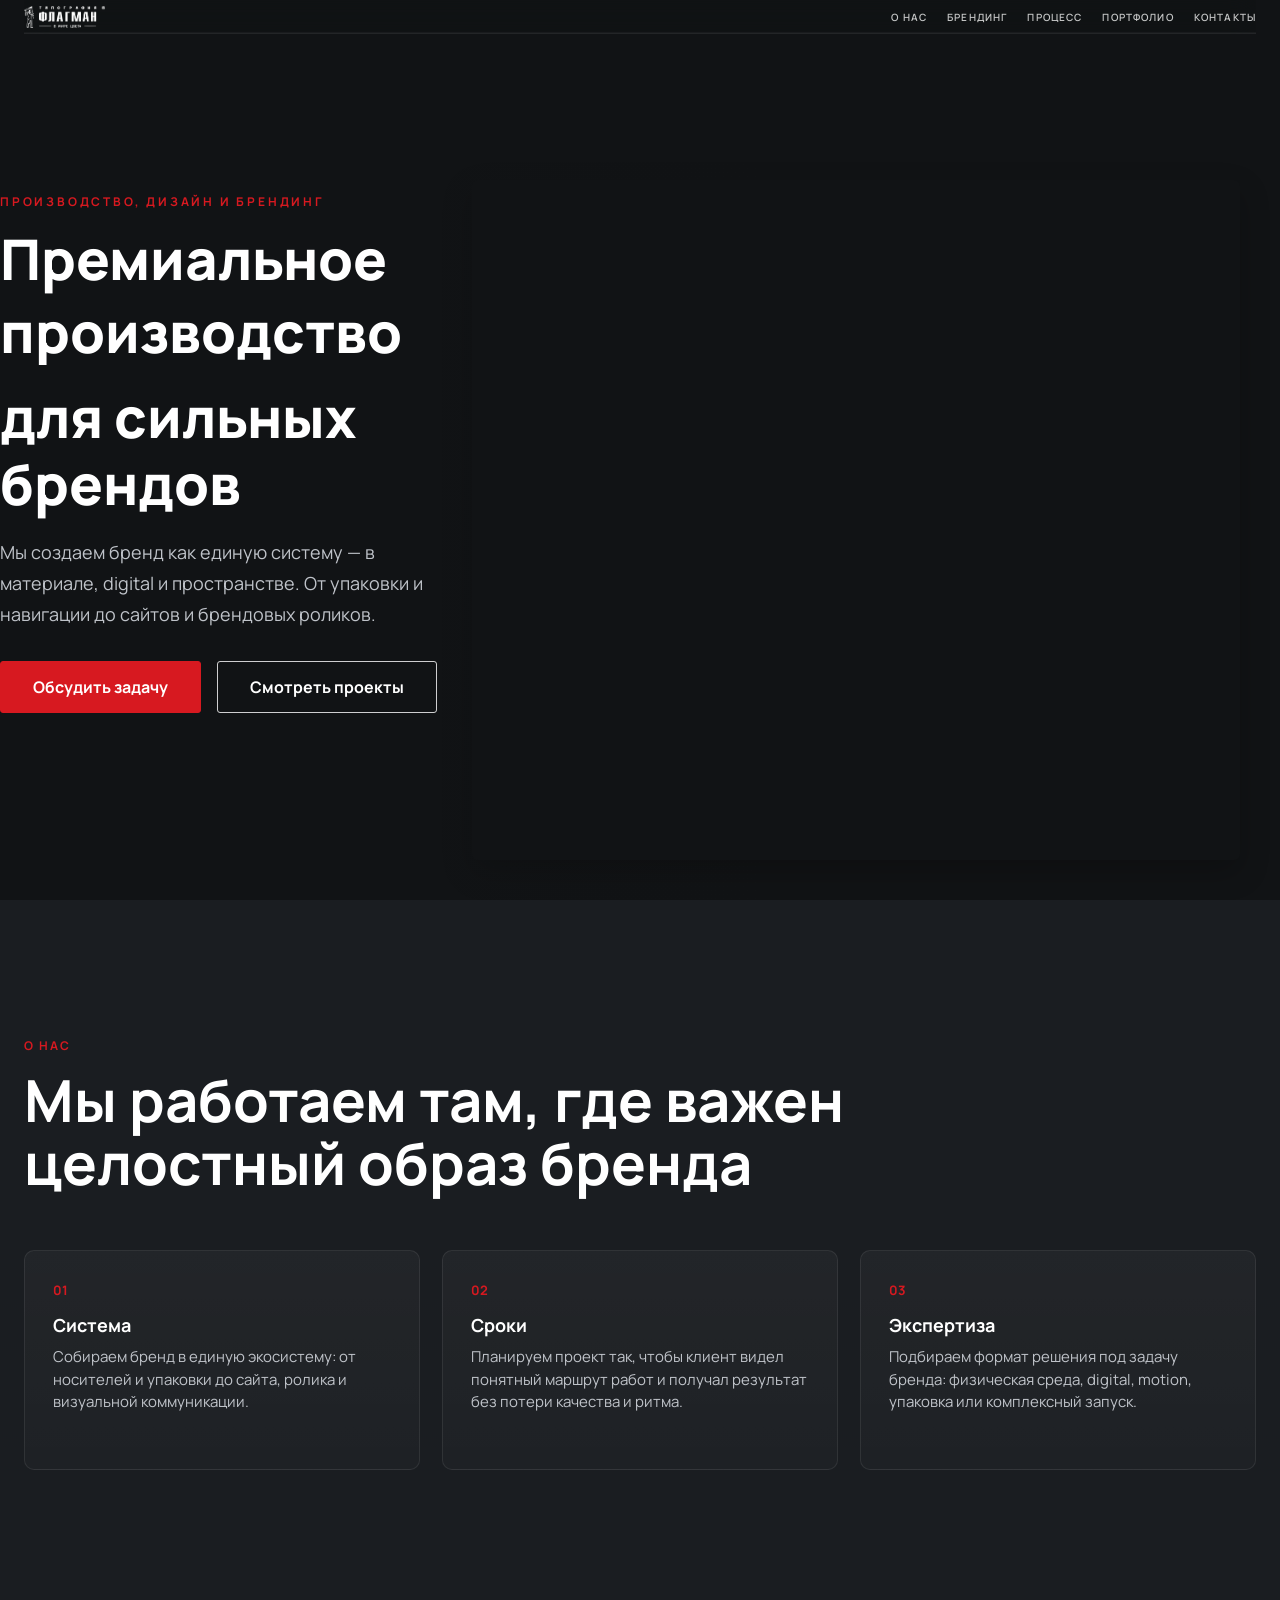
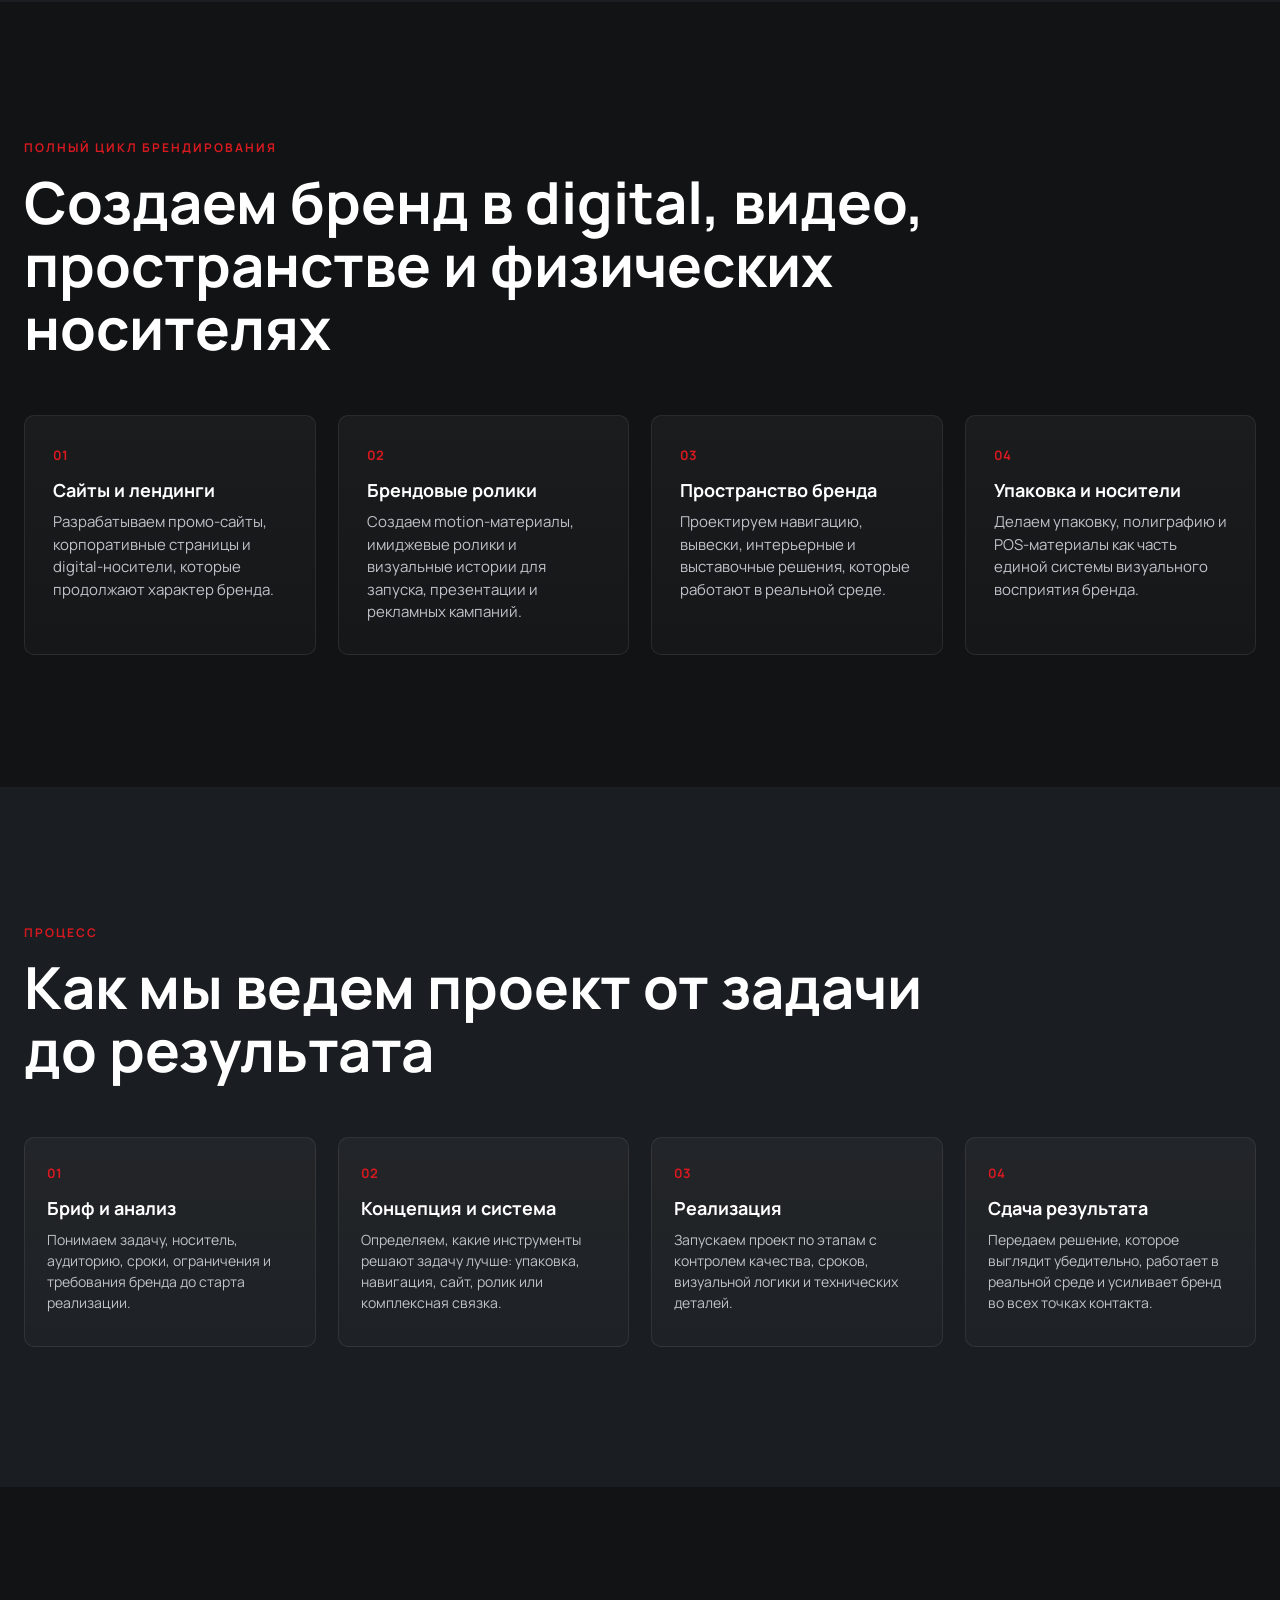
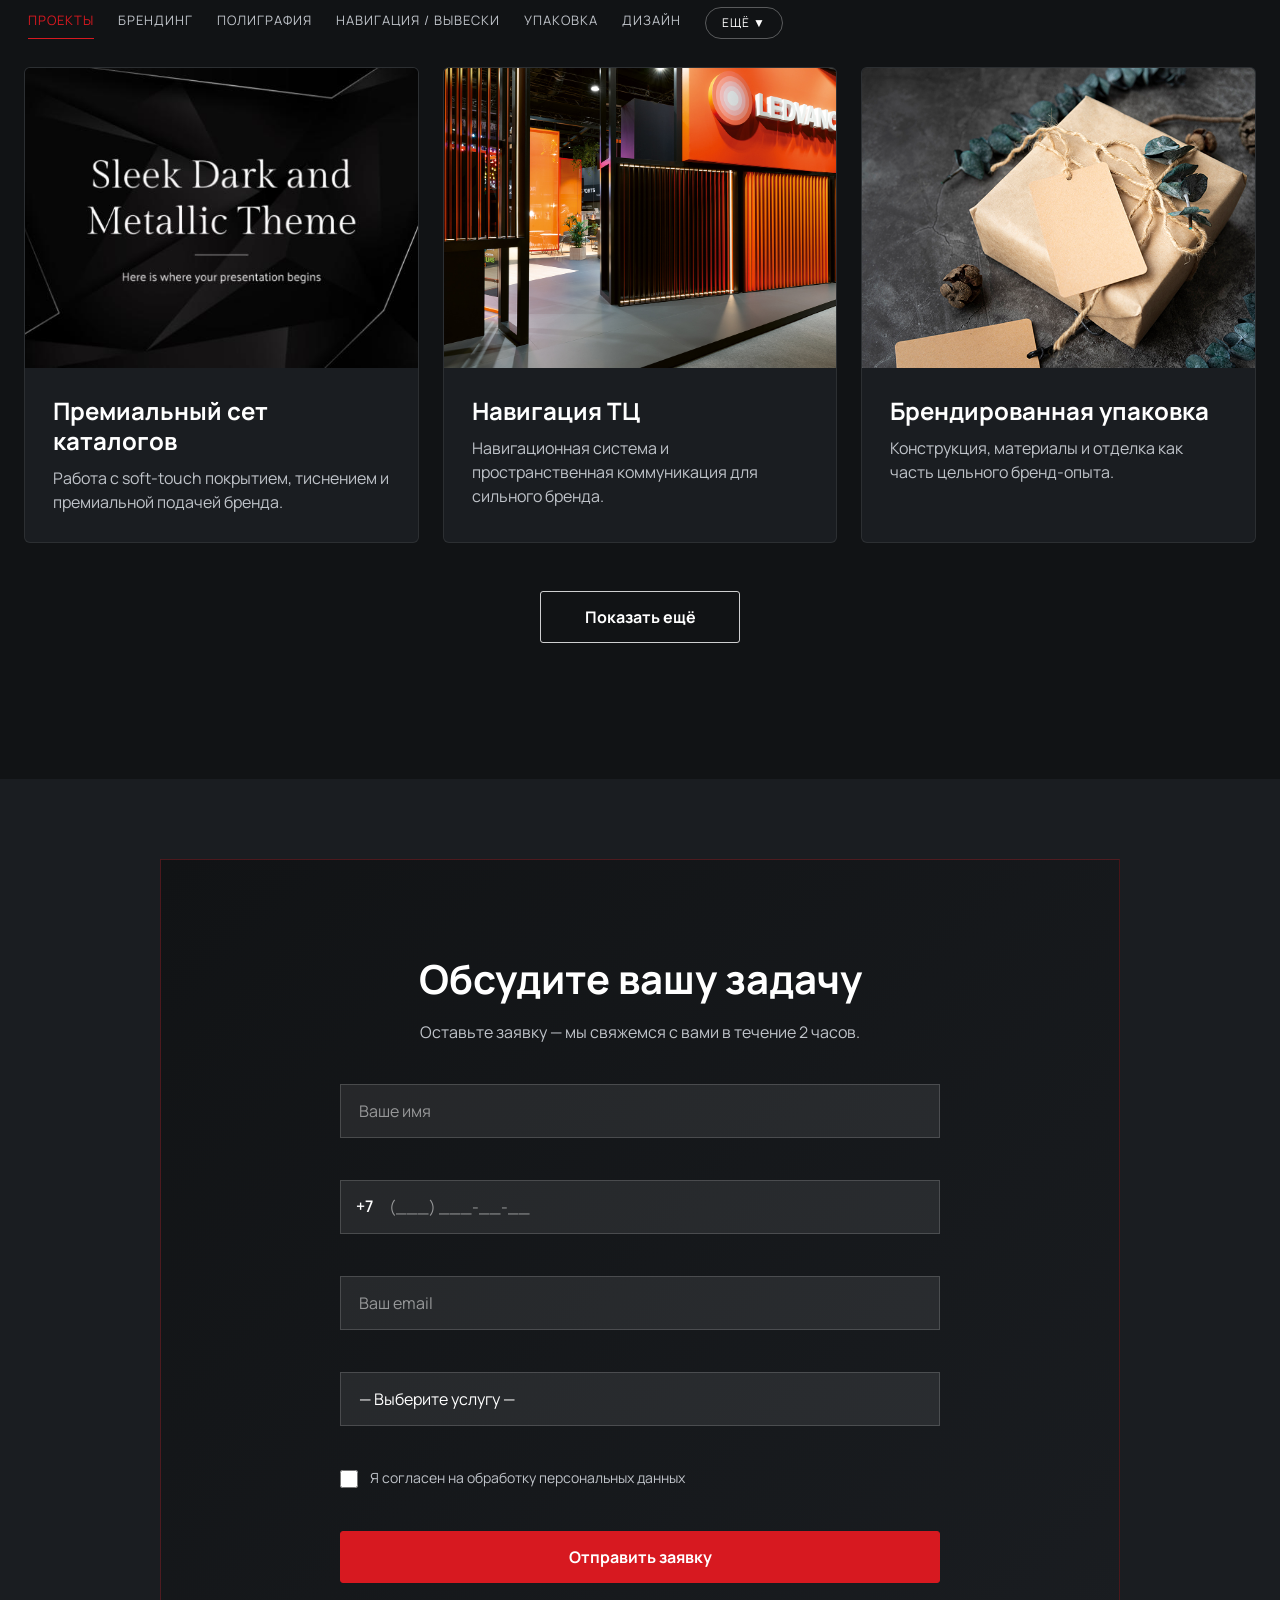
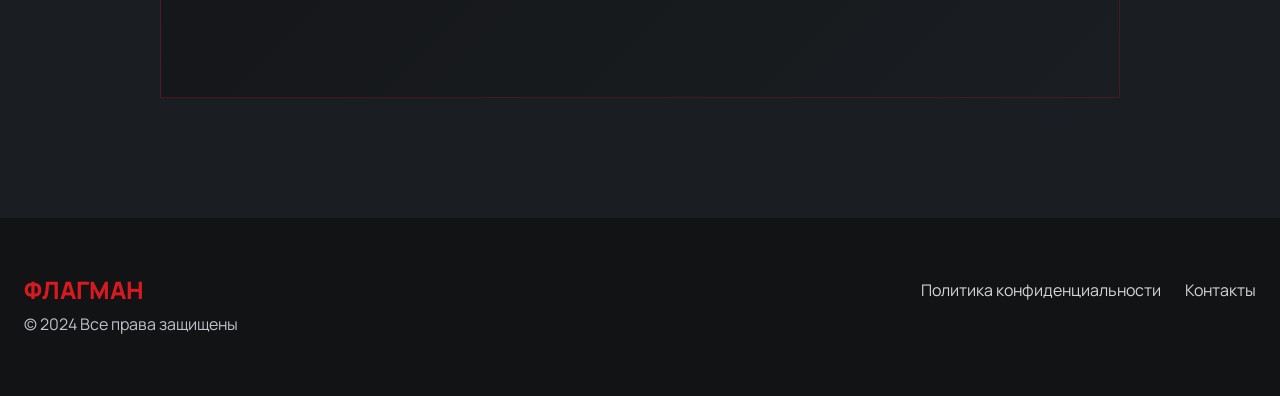
<file: index.html>
<!DOCTYPE html>
<html lang="ru">
<head>
    <meta charset="UTF-8">
    <meta name="viewport" content="width=device-width, initial-scale=1.0">
    <title>Флагман | Производство, дизайн и брендинг</title>
    <meta name="description" content="Флагман — производство, дизайн и полный цикл брендирования: полиграфия, упаковка, навигация, сайты и брендовые ролики.">

    <!-- Open Graph -->
    <meta property="og:title" content="Флагман | Производство, дизайн и брендинг">
    <meta property="og:description" content="Полный цикл брендирования: упаковка, полиграфия, навигация, сайты и брендовые ролики для сильных брендов.">
    <meta property="og:image" content="https://твойсайт.ru/images/og-main.jpg">
    <meta property="og:url" content="https://твойсайт.ru">
    <meta property="og:type" content="website">

    <link rel="icon" href="data:image/svg+xml,<svg xmlns='http://www.w3.org/2000/svg' viewBox='0 0 100 100'><text y='.9em' font-size='90'>🏭</text></svg>">
    <link rel="preconnect" href="https://fonts.googleapis.com">
    <link rel="preconnect" href="https://fonts.gstatic.com" crossorigin>
    <link href="https://fonts.googleapis.com/css2?family=Inter:wght@400;600;700&family=Manrope:wght@600;700;800&display=swap" rel="stylesheet">
    <link rel="stylesheet" href="style.css">
    <script src="script.js" defer></script>
</head>
<body class="home-page">
    <a class="skip-link" href="#main-content">Перейти к основному содержимому</a>

    <header class="site-header">
        <div class="top-nav">
            <div class="container">
                <nav class="nav-links" aria-label="Основная навигация">
                    <a href="#about">О нас</a>
                    <a href="#branding">Брендинг</a>
                    <a href="#process">Процесс</a>
                    <a href="#portfolio">Портфолио</a>
                    <a href="#contact">Контакты</a>
                </nav>
            </div>
        </div>

        <div class="logo-container">
            <div class="container">
                <a href="index.html" class="logo" aria-label="Флагман — перейти на главную страницу">
                    <img src="images/Флагман.png" alt="Логотип Флагман">
                </a>
            </div>
        </div>
    </header>

    <main id="main-content">
        <!-- ========== HERO ========== -->
        <section class="hero" aria-labelledby="hero-title">
            <div class="hero-gradient" aria-hidden="true"></div>

            <div class="hero-video" aria-hidden="true">
                <video autoplay muted loop playsinline preload="metadata" id="hero-video">
                    <source src="video/hero-print.mp4" type="video/mp4">
                </video>
            </div>

            <div class="hero-container container">
                <div class="hero-text">
                    <p class="hero-label">Производство, дизайн и брендинг</p>

                    <h1 id="hero-title" class="hero-title">
                        <span class="title-line title-line-1">Премиальное</span>

                        <span class="production-wrapper">
                            <span class="production-mask">
                                <span class="production-text" id="production-word">производство</span>
                                <span class="print-trail" id="print-trail"></span>
                            </span>
                            <span class="brand-line" id="brand-line"></span>
                        </span>

                        <span class="title-line title-line-3">для сильных брендов</span>
                    </h1>

                    <p class="hero-description" id="hero-description">
                        Мы создаем бренд как единую систему — в материале, digital и пространстве.
                        От упаковки и навигации до сайтов и брендовых роликов.
                    </p>

                    <div class="hero-buttons" aria-label="Основные действия">
                        <a href="#contact" class="btn-primary">Обсудить задачу</a>
                        <a href="#portfolio" class="btn-secondary">Смотреть проекты</a>
                    </div>
                </div>
            </div>
        </section>

        <!-- ========== О НАС ========== -->
        <section class="features" id="about" aria-labelledby="about-title">
            <div class="container features-container">
                <p class="section-label">О нас</p>

                <h2 id="about-title" class="about-heading">
                    Мы работаем там, где важен<br>
                    целостный образ бренда
                </h2>

                <div class="features-grid">
                    <article class="feature-card reveal">
                        <span class="feature-number">01</span>
                        <h3>Система</h3>
                        <p>Собираем бренд в единую экосистему: от носителей и упаковки до сайта, ролика и визуальной коммуникации.</p>
                    </article>

                    <article class="feature-card reveal">
                        <span class="feature-number">02</span>
                        <h3>Сроки</h3>
                        <p>Планируем проект так, чтобы клиент видел понятный маршрут работ и получал результат без потери качества и ритма.</p>
                    </article>

                    <article class="feature-card reveal">
                        <span class="feature-number">03</span>
                        <h3>Экспертиза</h3>
                        <p>Подбираем формат решения под задачу бренда: физическая среда, digital, motion, упаковка или комплексный запуск.</p>
                    </article>
                </div>
            </div>
        </section>

        <!-- ========== ПОЛНЫЙ ЦИКЛ БРЕНДИРОВАНИЯ ========== -->
        <section class="branding-ecosystem" id="branding" aria-labelledby="branding-title">
            <div class="container">
                <p class="section-label">Полный цикл брендирования</p>

                <h2 id="branding-title" class="about-heading branding-heading reveal">
                    Создаем бренд в digital, видео,
                    пространстве и физических носителях
                </h2>

                <div class="branding-grid">
                    <article class="feature-card reveal branding-card">
                        <span class="feature-number">01</span>
                        <h3>Сайты и лендинги</h3>
                        <p>Разрабатываем промо-сайты, корпоративные страницы и digital-носители, которые продолжают характер бренда.</p>
                    </article>

                    <article class="feature-card reveal branding-card">
                        <span class="feature-number">02</span>
                        <h3>Брендовые ролики</h3>
                        <p>Создаем motion-материалы, имиджевые ролики и визуальные истории для запуска, презентации и рекламных кампаний.</p>
                    </article>

                    <article class="feature-card reveal branding-card">
                        <span class="feature-number">03</span>
                        <h3>Пространство бренда</h3>
                        <p>Проектируем навигацию, вывески, интерьерные и выставочные решения, которые работают в реальной среде.</p>
                    </article>

                    <article class="feature-card reveal branding-card">
                        <span class="feature-number">04</span>
                        <h3>Упаковка и носители</h3>
                        <p>Делаем упаковку, полиграфию и POS-материалы как часть единой системы визуального восприятия бренда.</p>
                    </article>
                </div>
            </div>
        </section>

        <!-- ========== ПРОЦЕСС ========== -->
        <section class="process-section" id="process" aria-labelledby="process-title">
            <div class="container process-container">
                <p class="section-label">Процесс</p>

                <h2 id="process-title" class="about-heading">
                    Как мы ведем проект от задачи до результата
                </h2>

                <div class="process-grid">
                    <article class="process-card reveal">
                        <span class="feature-number">01</span>
                        <h3>Бриф и анализ</h3>
                        <p>Понимаем задачу, носитель, аудиторию, сроки, ограничения и требования бренда до старта реализации.</p>
                    </article>

                    <article class="process-card reveal">
                        <span class="feature-number">02</span>
                        <h3>Концепция и система</h3>
                        <p>Определяем, какие инструменты решают задачу лучше: упаковка, навигация, сайт, ролик или комплексная связка.</p>
                    </article>

                    <article class="process-card reveal">
                        <span class="feature-number">03</span>
                        <h3>Реализация</h3>
                        <p>Запускаем проект по этапам с контролем качества, сроков, визуальной логики и технических деталей.</p>
                    </article>

                    <article class="process-card reveal">
                        <span class="feature-number">04</span>
                        <h3>Сдача результата</h3>
                        <p>Передаем решение, которое выглядит убедительно, работает в реальной среде и усиливает бренд во всех точках контакта.</p>
                    </article>
                </div>
            </div>
        </section>

        <!-- ========== ПОРТФОЛИО ========== -->
        <section class="portfolio-preview" id="portfolio" aria-labelledby="portfolio-title">
            <div class="container">
                <h2 id="portfolio-title" class="visually-hidden">Портфолио проектов</h2>

                <div class="filter-nav-main" id="main-categories">
                    <button class="filter-btn active" data-category="all">Проекты</button>
                    <button class="filter-btn" data-category="branding">Брендинг</button>
                    <button class="filter-btn" data-category="print">Полиграфия</button>
                    <button class="filter-btn" data-category="signs">Навигация / Вывески</button>
                    <button class="filter-btn" data-category="packaging">Упаковка</button>
                    <button class="filter-btn" data-category="design">Дизайн</button>
                    <button class="filter-more" id="toggle-hidden-categories" type="button">ещё ▼</button>
                </div>

                <div class="filter-nav-hidden" id="hidden-categories" style="display: none;">
                    <button class="filter-btn" data-category="largeformat">Широкоформат</button>
                    <button class="filter-btn" data-category="interior">Интерьерная печать</button>
                    <button class="filter-btn" data-category="uv">УФ / Фрезеровка</button>
                    <button class="filter-btn" data-category="pos">POS / Мероприятия</button>
                </div>

                <div class="filter-nav-sub" id="submenu-branding" style="display: none;">
                    <button class="filter-sub-btn" data-sub="web">Сайты</button>
                    <button class="filter-sub-btn" data-sub="video">Ролики</button>
                    <button class="filter-sub-btn" data-sub="identity">Айдентика</button>
                    <button class="filter-sub-btn" data-sub="campaign">Кампании</button>
                </div>

                <div class="filter-nav-sub" id="submenu-print" style="display: none;">
                    <button class="filter-sub-btn" data-sub="catalogs">Каталоги</button>
                    <button class="filter-sub-btn" data-sub="booklets">Буклеты</button>
                    <button class="filter-sub-btn" data-sub="bags">Пакеты</button>
                    <button class="filter-sub-btn" data-sub="folders">Папки</button>
                    <button class="filter-sub-btn" data-sub="calendars">Календари</button>
                    <button class="filter-more-sub" type="button">ещё ▼</button>
                </div>

                <div class="filter-nav-sub" id="submenu-signs" style="display: none;">
                    <button class="filter-sub-btn" data-sub="navigation">Навигация</button>
                    <button class="filter-sub-btn" data-sub="signboards">Вывески</button>
                    <button class="filter-sub-btn" data-sub="lightboxes">Лайтбоксы</button>
                    <button class="filter-sub-btn" data-sub="stands">Стенды</button>
                </div>

                <div class="filter-nav-sub" id="submenu-packaging" style="display: none;">
                    <button class="filter-sub-btn" data-sub="premium">Премиум</button>
                    <button class="filter-sub-btn" data-sub="retail">Retail</button>
                    <button class="filter-sub-btn" data-sub="gift">Подарочная</button>
                </div>

                <!-- Проекты загружаются только через data.json -->
                <div class="portfolio-grid" id="portfolio-grid"></div>

                <div class="show-more-wrapper">
                    <button id="show-more-btn" class="btn-secondary" type="button">Показать ещё</button>
                </div>

                <div id="portfolio-end-message" class="end-message hidden">
                    • • •
                </div>
            </div>
        </section>

        <!-- ========== ФОРМА ОБРАТНОЙ СВЯЗИ ========== -->
        <section class="contact-section" id="contact" aria-labelledby="contact-title">
    <div class="container">
            <div class="cta-footer reveal">
                <h2 id="contact-title">Обсудите вашу задачу</h2>
                <p class="cta-description" id="contact-description">
                    Оставьте заявку — мы свяжемся с вами в течение 2 часов.
                </p>

                <form
                    id="demo-form"
                    class="contact-form"
                    novalidate
                    aria-describedby="contact-description"
                    action="https://formspree.io/f/myknbbjv"
                    method="POST"
                >
                    <div class="form-row">
                        <label class="visually-hidden" for="name">Ваше имя</label>
                        <input type="text" id="name" name="name" placeholder="Ваше имя" required minlength="2" autocomplete="name">
                        <div class="error-message" id="name-error" aria-live="polite"></div>
                    </div>

                    <div class="form-row phone-row">
                        <label class="visually-hidden" for="phone">Ваш телефон</label>
                        <span class="phone-prefix" aria-hidden="true">+7</span>
                        <input type="tel" id="phone" name="phone" placeholder="(___) ___-__-__" required maxlength="15" inputmode="numeric" autocomplete="tel-national">
                        <div class="error-message" id="phone-error" aria-live="polite"></div>
                    </div>

                    <div class="form-row">
                        <label class="visually-hidden" for="email">Ваш email</label>
                        <input type="email" id="email" name="email" placeholder="Ваш email" required autocomplete="email">
                        <div class="error-message" id="email-error" aria-live="polite"></div>
                    </div>

                    <div class="form-row">
                        <label class="visually-hidden" for="service">Выберите услугу</label>
                        <select id="service" name="service" required>
                            <option value="" disabled selected>— Выберите услугу —</option>
                            <option value="print">Полиграфия</option>
                            <option value="signs">Навигация / Вывески</option>
                            <option value="packaging">Упаковка</option>
                            <option value="web">Сайт / лендинг</option>
                            <option value="video">Брендовый ролик / motion</option>
                            <option value="branding">Комплексный брендинг</option>
                            <option value="other">Другое</option>
                        </select>
                        <div class="error-message" id="service-error" aria-live="polite"></div>
                    </div>

                    <div class="form-row is-hidden" id="message-row">
                        <label class="visually-hidden" for="message">Описание задачи</label>
                        <textarea id="message" name="message" placeholder="Опишите вашу задачу" rows="3"></textarea>
                        <div class="error-message" id="message-error" aria-live="polite"></div>
                    </div>

                    <div class="form-row checkbox-row">
                        <label for="consent">
                            <input type="checkbox" id="consent" name="consent" required>
                            <span>Я согласен на обработку персональных данных</span>
                        </label>
                        <div class="error-message" id="consent-error" aria-live="polite"></div>
                    </div>

                    <div class="form-row">
                        <button type="submit" class="btn-primary" id="submit-btn">Отправить заявку</button>
                    </div>
                </form>

                <div id="form-success" class="form-success is-hidden" aria-live="polite" role="status" tabindex="-1">
                    <h3>✅ Ваша заявка принята!</h3>
                    <p>Спасибо! Наш менеджер свяжется с вами в течение 2 часов.</p>
                </div>
            </div>
        </section>
    </main>

    <!-- ========== ПОДВАЛ ========== -->
    <footer class="site-footer">
        <div class="container footer-container">
            <div>
                <div class="footer-logo">ФЛАГМАН</div>
                <p class="footer-copyright">© 2024 Все права защищены</p>
            </div>

            <nav class="footer-links" aria-label="Дополнительная навигация">
                <a href="#">Политика конфиденциальности</a>
                <a href="#contact">Контакты</a>
            </nav>
        </div>
    </footer>
</body>
</html>
</file>
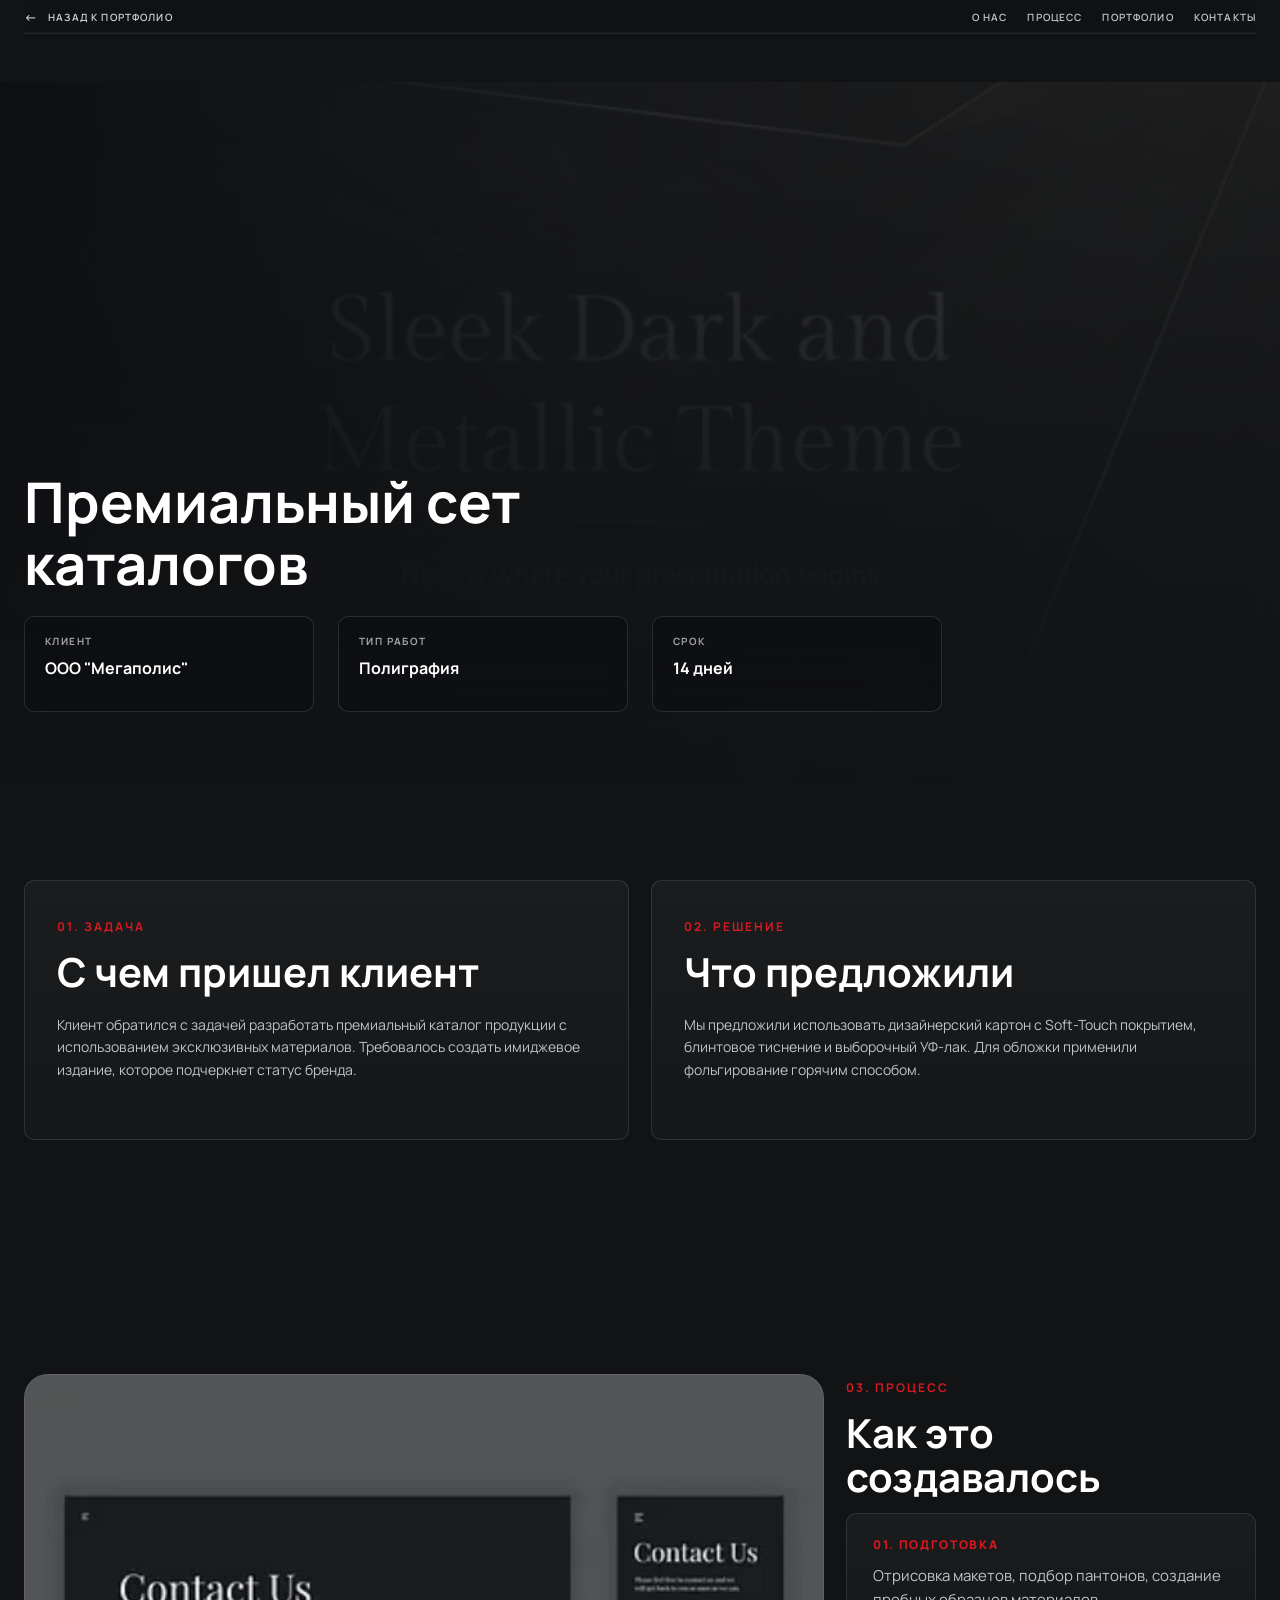
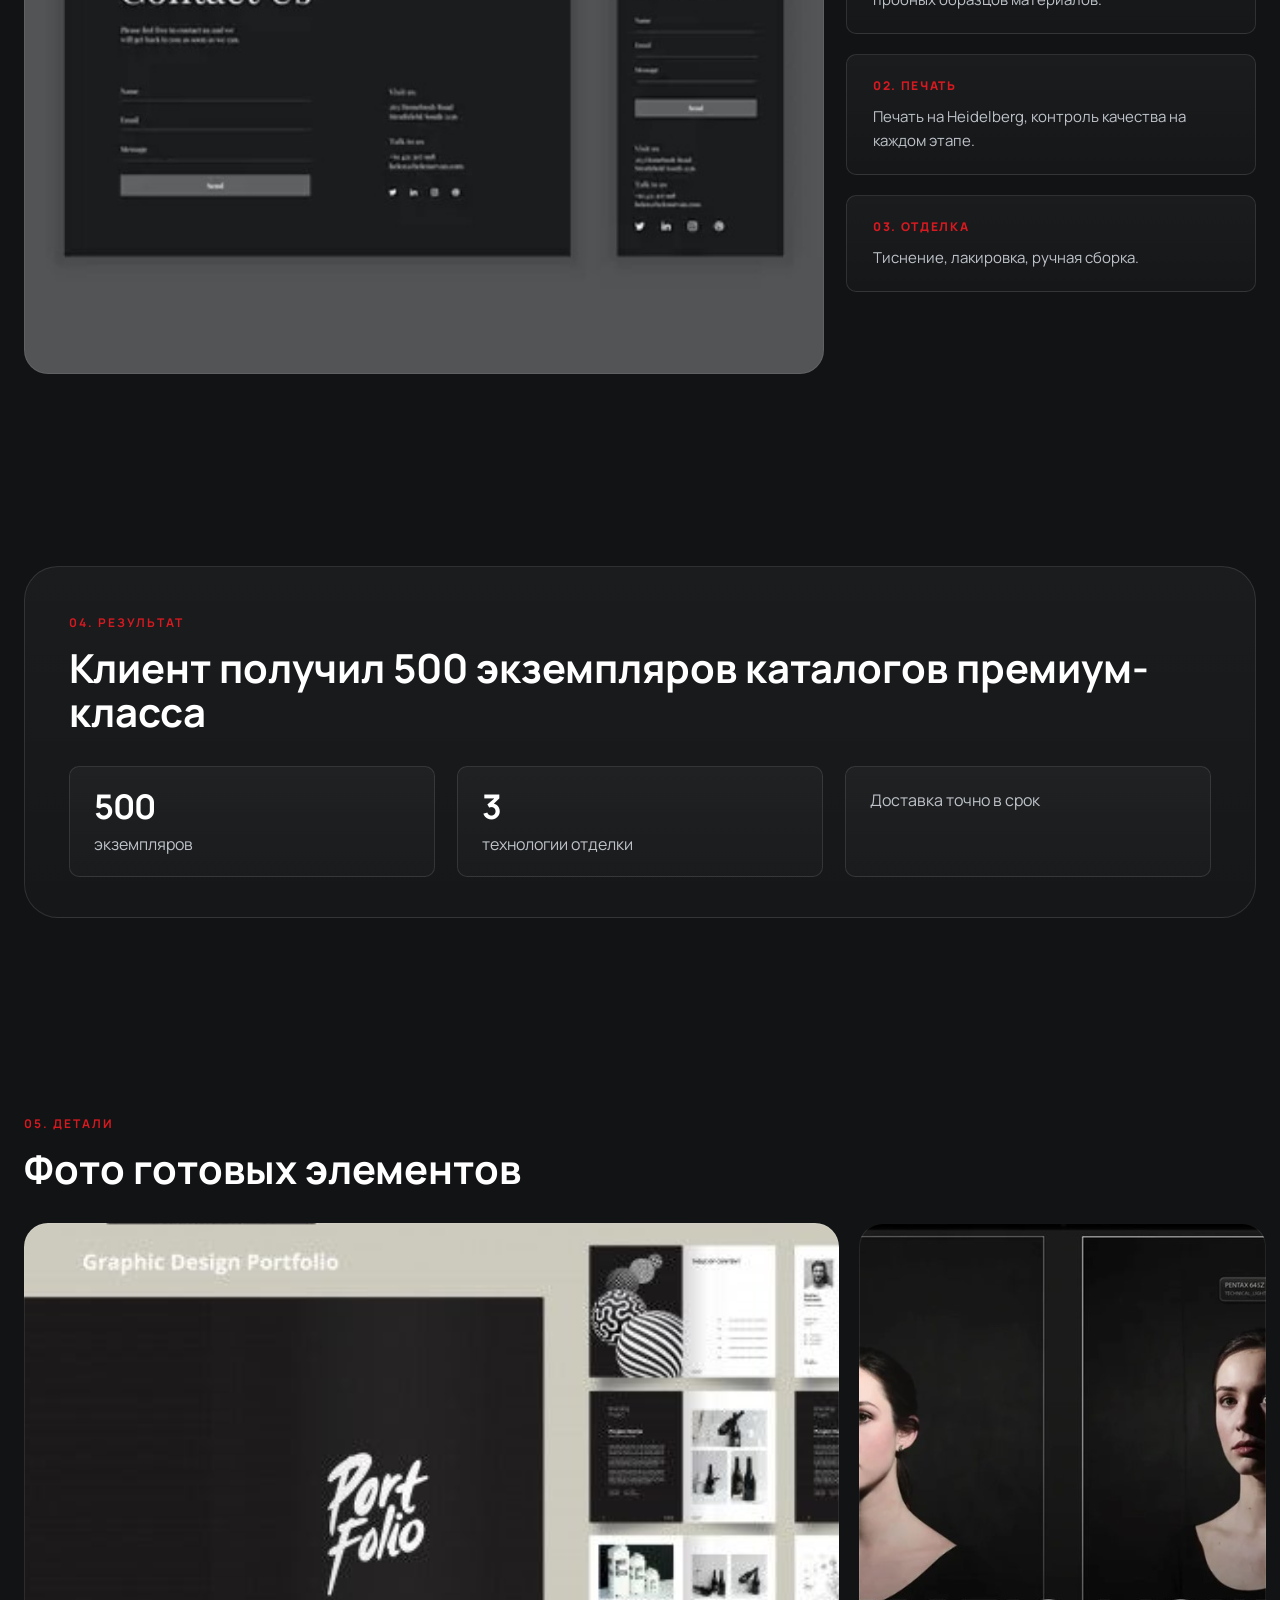
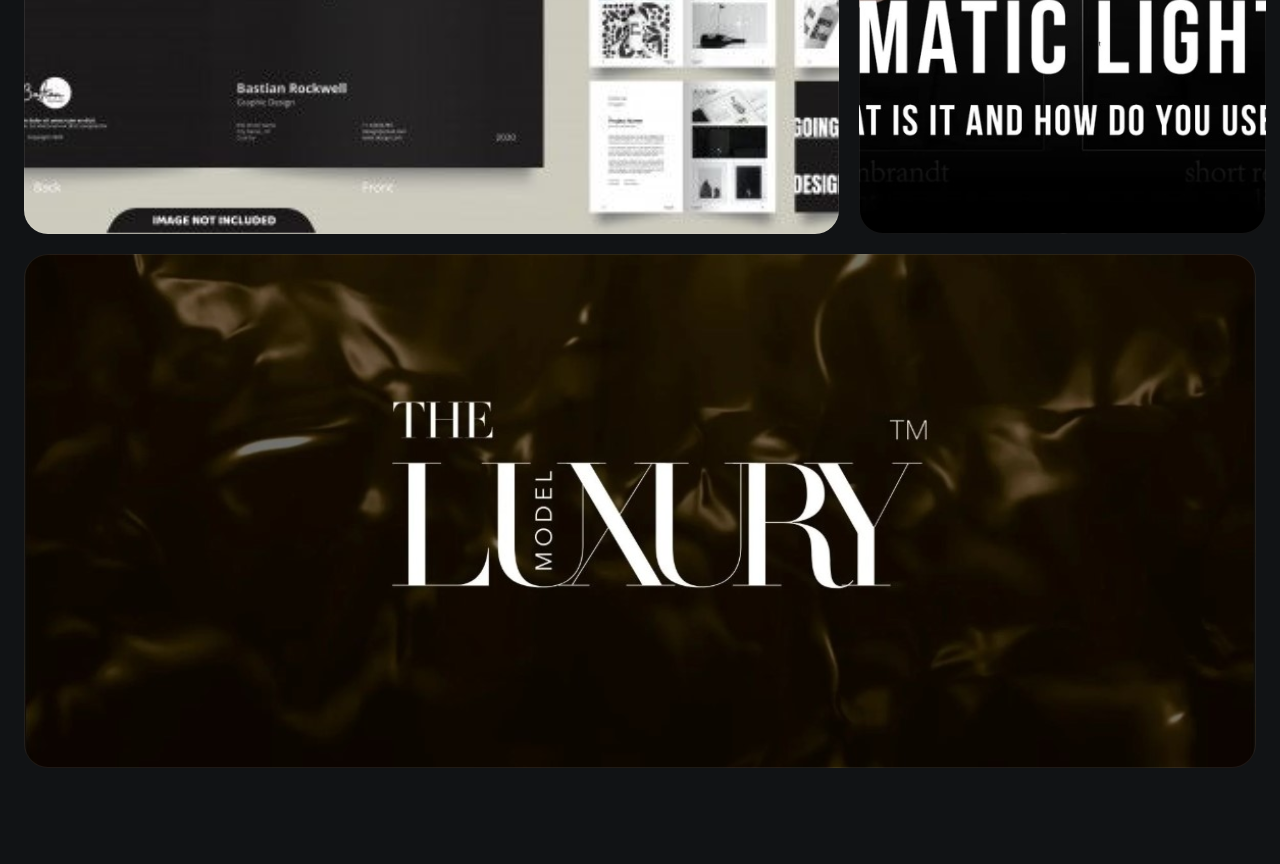
<file: project.html>
<!DOCTYPE html>
<html lang="ru">
<head>
    <meta charset="UTF-8">
    <meta name="viewport" content="width=device-width, initial-scale=1.0">
    <title>Проект | Флагман</title>
    <meta name="description" content="Кейс компании Флагман: производство, навигация, полиграфия, упаковка и другие проектные решения.">

    <!-- Open Graph: наполняется через JS -->
    <meta property="og:title" content="">
    <meta property="og:description" content="">
    <meta property="og:image" content="">
    <meta property="og:url" content="">
    <meta property="og:type" content="article">

    <link rel="icon" href="data:image/svg+xml,<svg xmlns='http://www.w3.org/2000/svg' viewBox='0 0 100 100'><text y='.9em' font-size='90'>🏭</text></svg>">
    <link rel="preconnect" href="https://fonts.googleapis.com">
    <link rel="preconnect" href="https://fonts.gstatic.com" crossorigin>
    <link href="https://fonts.googleapis.com/css2?family=Inter:wght@400;500;600;700&family=Manrope:wght@600;700;800&display=swap" rel="stylesheet">
    <link rel="stylesheet" href="style.css">
    <script src="script.js" defer></script>
</head>
<body class="project-page">
    <a class="skip-link" href="#project-content">Перейти к содержимому проекта</a>

    <header class="site-header project-site-header">
        <div class="top-nav">
            <div class="container">
                <nav class="nav-links" aria-label="Основная навигация">
                    <a href="index.html#about">О нас</a>
                    <a href="index.html#process">Процесс</a>
                    <a href="index.html#portfolio">Портфолио</a>
                    <a href="index.html#contact">Контакты</a>
                </nav>
            </div>
        </div>

        <div class="logo-container project-back-container">
            <div class="container">
                <a href="index.html#portfolio" class="project-back-link" aria-label="Вернуться к портфолио">
                    <span class="project-back-link__arrow" aria-hidden="true">←</span>
                    <span class="project-back-link__text">Назад к портфолио</span>
                </a>
            </div>
        </div>
    </header>

    <main id="project-content" class="project-content-shell" aria-live="polite">
        <!-- Контент проекта подставляется через script.js по параметру ?id= -->
        <section class="status-box project-loading-state" aria-labelledby="project-loading-title">
            <div class="container">
                <h1 id="project-loading-title">Загрузка проекта</h1>
                <p>Подготавливаем материалы кейса.</p>
            </div>
        </section>
    </main>
</body>
</html>
</file>
<file: style.css>
/* =========================================
   CSS ПЕРЕМЕННЫЕ
========================================= */

:root {
    --graphite: #111315;
    --dark-section: #1a1d21;
    --white: #ffffff;
    --gray-text: #bfc3c9;
    --gray-text-soft: rgba(255, 255, 255, 0.62);
    --brand-red: #d71920;
    --brand-red-hover: #ff2b33;

    --border-soft: rgba(255, 255, 255, 0.08);
    --border-strong: rgba(255, 255, 255, 0.16);
    --card-border: rgba(255, 255, 255, 0.11);
    --card-border-strong: rgba(255, 255, 255, 0.16);

    --shadow-soft: 0 12px 30px rgba(0, 0, 0, 0.22);
    --shadow-strong: 0 24px 60px rgba(0, 0, 0, 0.32);

    --radius-xs: 3px;
    --radius-sm: 6px;
    --radius-md: 10px;
    --radius-lg: 20px;
    --radius-xl: 24px;
    --radius-2xl: 34px;

    --transition-fast: 0.2s ease;
    --transition-base: 0.35s ease;
    --transition-slow: 0.5s cubic-bezier(0.4, 0, 0.2, 1);

    --container: 1440px;
    --section-space: 120px;
    --header-height: 34px;
    --header-offset: 82px;
}

/* =========================================
   ГЛОБАЛЬНЫЙ RESET
========================================= */

*,
*::before,
*::after {
    box-sizing: border-box;
    margin: 0;
    padding: 0;
}

html {
    scroll-behavior: smooth;
}

body {
    font-family: "Manrope", sans-serif;
    background: var(--graphite);
    color: var(--white);
    line-height: 1.5;
    -webkit-font-smoothing: antialiased;
    -moz-osx-font-smoothing: grayscale;
    text-rendering: optimizeLegibility;
}

body.home-page,
body.project-page {
    background: var(--graphite);
    color: var(--white);
}

body.project-page {
    padding-top: var(--header-offset);
}

img,
picture,
svg,
video {
    display: block;
    max-width: 100%;
}

button,
input,
select,
textarea {
    font: inherit;
}

button {
    cursor: pointer;
    border: none;
    background: none;
}

a {
    color: inherit;
    text-decoration: none;
}

section {
    padding: var(--section-space) 0;
}

/* =========================================
   УТИЛИТЫ
========================================= */

.container {
    width: 100%;
    max-width: var(--container);
    margin: 0 auto;
    padding: 0 24px;
}

.is-hidden,
.hidden {
    display: none !important;
}

.visually-hidden {
    position: absolute;
    width: 1px;
    height: 1px;
    margin: -1px;
    padding: 0;
    overflow: hidden;
    border: 0;
    clip: rect(0 0 0 0);
    clip-path: inset(50%);
    white-space: nowrap;
}

.skip-link {
    position: absolute;
    left: -9999px;
    top: auto;
    z-index: 9999;
}

.skip-link:focus,
.skip-link:focus-visible {
    left: 20px;
    top: 20px;
    background: #000;
    color: #fff;
    padding: 12px 16px;
    border-radius: var(--radius-sm);
    outline: 2px solid var(--brand-red);
}

:focus-visible {
    outline: 2px solid var(--brand-red);
    outline-offset: 3px;
}

.section-label {
    display: inline-block;
    margin-bottom: 14px;
    color: var(--brand-red);
    font-size: 12px;
    font-weight: 700;
    text-transform: uppercase;
    letter-spacing: 2px;
}

.about-heading {
    max-width: 900px;
    margin-bottom: 56px;
    font-size: 58px;
    line-height: 1.08;
}

/* =========================================
   REVEAL-АНИМАЦИЯ
========================================= */

.reveal {
    opacity: 0;
    transform: translateY(28px);
    transition: opacity 0.75s ease, transform 0.75s ease;
}

.reveal.active {
    opacity: 1;
    transform: translateY(0);
}

/* =========================================
   ШАПКА САЙТА
========================================= */

.site-header {
    position: relative;
    z-index: 2000;
}

.top-nav {
    position: fixed;
    top: 0;
    left: 0;
    width: 100%;
    z-index: 2100;
    pointer-events: none;
}

.top-nav .container {
    display: flex;
    justify-content: flex-end;
    align-items: flex-start;
    min-height: var(--header-height);
}

.nav-links {
    display: flex;
    align-items: center;
    justify-content: flex-end;
    gap: 20px;
    width: 100%;
    min-height: var(--header-height);
    padding: 0 0 0 180px;
    border-bottom: 1px solid var(--border-soft);
    background: rgba(17, 19, 21, 0.22);
    backdrop-filter: blur(14px);
    -webkit-backdrop-filter: blur(14px);
    box-shadow: inset 0 -1px 0 rgba(255, 255, 255, 0.04);
    pointer-events: auto;
}

.nav-links a {
    color: var(--white);
    font-size: 10px;
    line-height: 1;
    font-weight: 600;
    text-transform: uppercase;
    letter-spacing: 1.15px;
    opacity: 0.76;
    transition: opacity var(--transition-base), color var(--transition-base);
}

.nav-links a:hover {
    opacity: 1;
}

.logo-container {
    position: fixed;
    top: 0;
    left: 0;
    width: 100%;
    z-index: 2150;
    pointer-events: none;
}

.logo-container .container {
    display: flex;
    align-items: center;
    min-height: var(--header-height);
}

.logo {
    display: inline-flex;
    align-items: center;
    pointer-events: auto;
}

.logo img {
    width: auto;
    height: 22px;
    filter: brightness(0) invert(1);
}

/* =========================================
   СТРАНИЦА ПРОЕКТА: ШАПКА
========================================= */

.project-site-header .nav-links {
    padding-left: 220px;
}

.project-back-container .container {
    justify-content: flex-start;
}

.project-back-link {
    display: inline-flex;
    align-items: center;
    gap: 10px;
    min-height: 30px;
    color: var(--white);
    font-size: 10px;
    font-weight: 600;
    text-transform: uppercase;
    letter-spacing: 1.15px;
    opacity: 0.82;
    pointer-events: auto;
    transition: color var(--transition-base), opacity var(--transition-base);
}

.project-back-link:hover {
    color: var(--brand-red);
    opacity: 1;
}

.project-back-link__arrow {
    font-size: 13px;
    line-height: 1;
}

/* =========================================
   HERO
========================================= */

.hero {
    position: relative;
    min-height: 100vh;
    padding: 0;
    overflow: hidden;
}

.hero-gradient {
    position: absolute;
    top: 0;
    left: 0;
    z-index: 1;
    width: 60%;
    height: 100%;
    background: linear-gradient(90deg, rgba(17, 19, 21, 0.95) 0%, rgba(17, 19, 21, 0.72) 40%, rgba(17, 19, 21, 0.22) 72%, rgba(17, 19, 21, 0) 100%);
    pointer-events: none;
}

.hero-video {
    position: absolute;
    top: 180px;
    right: 40px;
    width: 60%;
    height: calc(100vh - 220px);
    min-height: 460px;
    overflow: hidden;
    border-radius: var(--radius-sm);
    box-shadow: var(--shadow-soft);
}

.hero-video video {
    width: 100%;
    height: 100%;
    object-fit: cover;
}

.hero-container {
    position: relative;
    z-index: 2;
    display: flex;
    align-items: center;
    min-height: 100vh;
    padding: 64px 0 56px;
}

.hero-text {
    max-width: 560px;
}

.hero-label {
    margin-bottom: 16px;
    color: var(--brand-red);
    font-size: 12px;
    line-height: 1.2;
    font-weight: 700;
    text-transform: uppercase;
    letter-spacing: 2.8px;
}

.hero-text h1 {
    margin-bottom: 20px;
    font-size: 56px;
    line-height: 1.12;
}

.hero-description {
    max-width: 460px;
    margin-bottom: 32px;
    color: var(--gray-text);
    font-size: 18px;
    line-height: 1.7;
}

.hero-buttons {
    display: flex;
    flex-wrap: wrap;
    gap: 16px;
}

/* =========================================
   КИНЕТИЧЕСКАЯ ТИПОГРАФИКА HERO
========================================= */

.hero-title {
    display: flex;
    flex-direction: column;
    gap: 0.1em;
    margin-bottom: 20px;
}

.title-line {
    display: block;
    color: var(--white);
    font-size: 56px;
    font-weight: 800;
    line-height: 1.2;
    opacity: 0;
    transform: translateX(-40px);
    animation: slideInLeft 0.45s ease-out 0.3s forwards;
}

.title-line-3 {
    transform: translateY(20px);
    animation: fadeUp 0.35s ease-out 1.2s forwards;
}

.production-wrapper {
    position: relative;
    display: inline-block;
    margin: 0;
    padding: 0;
    font-size: 56px;
    font-weight: 800;
    line-height: 1.2;
}

.production-mask {
    position: relative;
    display: inline-block;
    overflow: hidden;
}

.production-text {
    position: relative;
    display: inline-block;
    transform: translateX(-100%);
    transition: transform 1.2s linear 0.7s;
}

.production-text.revealed {
    transform: translateX(0);
}

.print-trail {
    position: absolute;
    top: 0;
    left: -24px;
    width: 24px;
    height: 0.8em;
    background: linear-gradient(
        90deg,
        rgba(255, 255, 255, 0) 0%,
        rgba(255, 255, 255, 0.12) 20%,
        rgba(255, 255, 255, 0.25) 50%,
        rgba(215, 25, 32, 0.2) 80%,
        rgba(255, 255, 255, 0) 100%
    );
    filter: blur(1.5px);
    opacity: 0;
    pointer-events: none;
}

.print-trail.active {
    animation: printTrail 1s linear 0.7s forwards;
}

.brand-line {
    position: absolute;
    bottom: -5px;
    left: 0;
    width: 0;
    height: 1.7px;
    background: var(--brand-red);
    box-shadow: 0 0 15px var(--brand-red);
    opacity: 1;
    transition: width 1.2s ease-out 0.86s, opacity 0.3s ease-out 2.5s;
}

.brand-line.active {
    width: 70%;
    opacity: 0;
}

.production-text::after {
    content: "";
    position: absolute;
    top: 0;
    left: -60px;
    width: 80px;
    height: 100%;
    background: linear-gradient(90deg, transparent, rgba(255, 255, 255, 0.7), rgba(215, 25, 32, 0.2), transparent);
    opacity: 0;
    mix-blend-mode: overlay;
    pointer-events: none;
}

.production-text.glow-active::after {
    animation: industrialGlow 0.9s ease-out 0.75s forwards;
}

#hero-description {
    opacity: 0;
    animation: fadeIn 0.4s ease-out 1.6s forwards;
}

.hero-buttons {
    opacity: 0;
    animation: fadeIn 0.3s ease-out 2.1s forwards;
}

.hero-buttons .btn-secondary {
    animation: fadeIn 0.3s ease-out 2.22s forwards;
}

@keyframes slideInLeft {
    to {
        opacity: 1;
        transform: translateX(0);
    }
}

@keyframes fadeUp {
    to {
        opacity: 1;
        transform: translateY(0);
    }
}

@keyframes fadeIn {
    to {
        opacity: 1;
    }
}

@keyframes printTrail {
    0% {
        left: -24px;
        opacity: 0;
    }

    10% {
        opacity: 1;
    }

    70% {
        opacity: 0.8;
    }

    100% {
        left: 120%;
        opacity: 0;
    }
}

@keyframes industrialGlow {
    0% {
        left: -60px;
        opacity: 0;
    }

    20% {
        opacity: 0.8;
    }

    80% {
        opacity: 0.6;
    }

    100% {
        left: 120%;
        opacity: 0;
    }
}

/* =========================================
   КНОПКИ
========================================= */

.btn-primary,
.btn-secondary {
    display: inline-flex;
    align-items: center;
    justify-content: center;
    min-height: 52px;
    padding: 0 32px;
    border: 1px solid transparent;
    border-radius: var(--radius-xs);
    font-weight: 700;
    transition: transform var(--transition-base), background var(--transition-base), color var(--transition-base), border-color var(--transition-base);
}

.btn-primary {
    color: var(--white);
    background: var(--brand-red);
    border-color: var(--brand-red);
}

.btn-primary:hover {
    background: var(--brand-red-hover);
    border-color: var(--brand-red-hover);
    transform: translateY(-2px);
}

.btn-secondary {
    color: var(--white);
    border-color: rgba(255, 255, 255, 0.8);
}

.btn-secondary:hover {
    color: var(--graphite);
    background: var(--white);
    border-color: var(--white);
}

/* =========================================
   О НАС
========================================= */

.features {
    padding: 132px 0;
    background: var(--dark-section);
}

.features-grid {
    display: grid;
    grid-template-columns: repeat(3, 1fr);
    gap: 22px;
    align-items: stretch;
}

.feature-card {
    min-height: 220px;
    padding: 30px 28px 26px;
    border: 1px solid var(--border-soft);
    border-radius: var(--radius-md);
    background: linear-gradient(180deg, rgba(255, 255, 255, 0.04), rgba(255, 255, 255, 0.02));
    transition: transform 0.35s ease, border-color 0.35s ease, box-shadow 0.35s ease;
}

.feature-card:hover {
    transform: translateY(-6px);
    border-color: var(--border-strong);
    box-shadow: var(--shadow-soft);
}

.feature-number {
    display: block;
    margin-bottom: 14px;
    color: var(--brand-red);
    font-size: 13px;
    font-weight: 700;
}

.feature-card h3,
.process-card h3 {
    margin-bottom: 10px;
    color: var(--white);
    font-size: 18px;
    line-height: 1.2;
}

.feature-card p {
    color: var(--gray-text);
    font-size: 15px;
    line-height: 1.5;
}

/* =========================================
   ПОЛНЫЙ ЦИКЛ БРЕНДИРОВАНИЯ
========================================= */

.branding-ecosystem {
    padding: 132px 0;
    background: var(--graphite);
}

.branding-heading {
    max-width: 980px;
    margin-bottom: 56px;
}

.branding-grid {
    display: grid;
    grid-template-columns: repeat(4, 1fr);
    gap: 22px;
    align-items: stretch;
}

.branding-card {
    min-height: 240px;
}

/* =========================================
   ПРОЦЕСС
========================================= */

.process-section {
    padding: 132px 0 140px;
    background: var(--dark-section);
}

.process-grid {
    display: grid;
    grid-template-columns: repeat(4, 1fr);
    gap: 22px;
    margin-top: 56px;
}

.process-card {
    min-height: 210px;
    padding: 26px 22px 24px;
    border: 1px solid var(--border-soft);
    border-radius: var(--radius-md);
    background: linear-gradient(180deg, rgba(255, 255, 255, 0.04), rgba(255, 255, 255, 0.02));
    transition: transform 0.35s ease, border-color 0.35s ease, box-shadow 0.35s ease;
}

.process-card:hover {
    transform: translateY(-6px);
    border-color: var(--border-strong);
    box-shadow: var(--shadow-soft);
}

.process-card p {
    color: var(--gray-text);
    font-size: 14px;
    line-height: 1.5;
}

/* =========================================
   ПОРТФОЛИО
========================================= */

.portfolio-preview {
    background: var(--graphite);
}

.filter-nav {
    display: flex;
    flex-wrap: wrap;
    gap: 24px;
    margin-bottom: 52px;
}

/* Основные категории */
.filter-nav-main {
    display: flex;
    flex-wrap: wrap;
    gap: 16px 24px;
    padding: 0 4px;
    margin-bottom: 28px;
}

/* Скрытые категории (появляются по клику) */
.filter-nav-hidden {
    display: flex;
    flex-wrap: wrap;
    gap: 16px 24px;
    padding: 0 4px;
    margin-bottom: 32px;
}

/* Подменю (второй уровень) */
.filter-nav-sub {
    display: flex;
    flex-wrap: wrap;
    gap: 12px 20px;
    padding: 0 4px;
    margin-bottom: 40px;
}

/* Основные кнопки фильтра */
.filter-btn {
    position: relative;
    padding-bottom: 6px;
    color: var(--gray-text);
    font-size: 13px;
    text-transform: uppercase;
    letter-spacing: 1px;
    transition: color var(--transition-base);
}

.filter-btn::after {
    content: "";
    position: absolute;
    left: 0;
    bottom: 0;
    width: 0;
    height: 1px;
    background: var(--brand-red);
    transition: width var(--transition-base);
}

.filter-btn:hover {
    color: var(--white);
}

.filter-btn:hover::after,
.filter-btn.active::after {
    width: 100%;
}

.filter-btn.active {
    color: var(--brand-red);
}

/* Кнопки подменю */
.filter-sub-btn {
    padding: 6px 0;
    color: var(--gray-text);
    font-size: 12px;
    text-transform: uppercase;
    letter-spacing: 0.8px;
    border-bottom: 1px solid transparent;
    white-space: nowrap;
    transition: color var(--transition-fast), border-color var(--transition-fast);
}

.filter-sub-btn:hover,
.filter-sub-btn.active {
    color: var(--white);
    border-bottom-color: var(--brand-red);
}

/* Кнопка «ещё» */
.filter-more,
.filter-more-sub {
    padding: 6px 16px;
    color: var(--white);
    font-size: 12px;
    text-transform: uppercase;
    letter-spacing: 1px;
    border: 1px solid rgba(255, 255, 255, 0.3);
    border-radius: 30px;
    background: transparent;
    white-space: nowrap;
    transition: border-color var(--transition-fast), color var(--transition-fast), background var(--transition-fast);
}

.filter-more:hover,
.filter-more-sub:hover {
    color: var(--brand-red);
    border-color: var(--brand-red);
    background: rgba(215, 25, 32, 0.02);
}

.portfolio-grid {
    display: grid;
    grid-template-columns: repeat(3, 1fr);
    gap: 24px;
    margin-top: 16px;
}

.project-card {
    overflow: hidden;
    border: 1px solid var(--border-soft);
    border-radius: var(--radius-sm);
    background: var(--dark-section);
    transition: transform var(--transition-slow), border-color var(--transition-base), box-shadow var(--transition-base);
}

.project-card:hover {
    transform: translateY(-6px);
    border-color: var(--border-strong);
    box-shadow: var(--shadow-strong);
}

.project-card img,
.project-card video,
.project-card .project-card-video {
    display: block;
    width: 100%;
    height: 300px;
    object-fit: cover;
    transition: transform 0.45s ease;
}

.project-card:hover img,
.project-card:hover video,
.project-card:hover .project-card-video {
    transform: scale(1.035);
}

.project-info {
    padding: 28px;
}

.project-info h3 {
    position: relative;
    display: inline-block;
    margin-bottom: 10px;
    font-size: 24px;
    line-height: 1.25;
}

.project-info h3::after {
    content: "";
    position: absolute;
    left: 0;
    bottom: -4px;
    width: 0;
    height: 1.15px;
    background: rgba(215, 25, 32, 0.9);
    transition: width 0.35s ease;
}

.project-card:hover .project-info h3::after {
    width: 100%;
}

.project-info p {
    color: var(--gray-text);
}

/* Кнопка «Показать ещё» */
.show-more-wrapper {
    display: flex;
    justify-content: center;
    margin-top: 48px;
    margin-bottom: 16px;
}

#show-more-btn {
    min-width: 200px;
    padding: 12px 32px;
}

#show-more-btn.hidden {
    display: none;
}

.end-message {
    margin-top: 48px;
    margin-bottom: 16px;
    text-align: center;
    color: var(--gray-text);
    font-size: 14px;
    letter-spacing: 0.5px;
    opacity: 0.6;
}

/* =========================================
   КОНТАКТНАЯ ФОРМА
========================================= */

.contact-section {
	background: var(--dark-section);
    padding-top: 80px;
    padding-bottom: 120px;
}

.cta-footer {
    width: 100%;
    max-width: 960px;
    margin: 0 auto;
    padding: 96px 64px;
    border: 1px solid rgba(215, 25, 32, 0.28);
    background: linear-gradient(135deg, #111315 0%, #1a1d21 100%);
    text-align: center;
}

.cta-footer h2 {
    margin-bottom: 18px;
    font-size: 40px;
    line-height: 1.15;
}

.cta-description {
    margin-bottom: 40px;
    color: var(--gray-text);
}

.contact-form {
    max-width: 600px;
    margin: 0 auto;
    text-align: left;
}

.form-row {
    position: relative;
    margin-bottom: 18px;
}

.form-row input,
.form-row select,
.form-row textarea {
    width: 100%;
    padding: 14px 18px;
    border: 1px solid var(--border-strong);
    border-radius: 0;
    background: rgba(255, 255, 255, 0.08);
    color: var(--white);
    transition: border-color var(--transition-base), background var(--transition-base), box-shadow var(--transition-base);
}

.form-row input::placeholder,
.form-row textarea::placeholder {
    color: rgba(255, 255, 255, 0.52);
}

.form-row select {
    cursor: pointer;
    appearance: none;
}

.form-row select option {
    color: var(--white);
    background: var(--graphite);
}

.form-row textarea {
    min-height: 120px;
    resize: vertical;
}

.form-row input:focus,
.form-row select:focus,
.form-row textarea:focus {
    outline: none;
    border-color: var(--brand-red);
    background: rgba(255, 255, 255, 0.11);
    box-shadow: 0 0 0 3px rgba(215, 25, 32, 0.14);
}

.form-row input.error,
.form-row select.error,
.form-row textarea.error,
.form-row input[aria-invalid="true"] {
    border-color: #ff5c5c;
    box-shadow: 0 0 0 3px rgba(255, 92, 92, 0.12);
}

.error-message {
    min-height: 18px;
    margin-top: 6px;
    color: #ff7b7b;
    font-size: 13px;
}

.phone-prefix {
    position: absolute;
    top: 14px;
    left: 16px;
    color: var(--white);
    font-weight: 600;
    pointer-events: none;
}

.phone-row input {
    padding-left: 48px;
}

.checkbox-row label {
    display: flex;
    gap: 12px;
    align-items: flex-start;
    color: var(--gray-text);
    font-size: 14px;
    line-height: 1.45;
    cursor: pointer;
}

.checkbox-row input[type="checkbox"] {
    width: 18px;
    height: 18px;
    flex: 0 0 auto;
    margin-top: 2px;
    accent-color: var(--brand-red);
}

.contact-form .btn-primary {
    width: 100%;
}

.form-success {
    max-width: 600px;
    margin: 0 auto;
    padding: 40px;
    border: 1px solid rgba(215, 25, 32, 0.7);
    background: rgba(215, 25, 32, 0.1);
}

.form-success h3 {
    margin-bottom: 12px;
    font-size: 28px;
    line-height: 1.2;
}

.form-success p {
    color: var(--white);
}

/* =========================================
   ПОДВАЛ
========================================= */

.site-footer {
    padding: 60px 0;
    background: var(--graphite);
}

.footer-container {
    display: flex;
    justify-content: space-between;
    align-items: flex-start;
    flex-wrap: wrap;
    gap: 30px;
}

.footer-logo {
    margin-bottom: 10px;
    color: var(--brand-red);
    font-size: 24px;
    font-weight: 800;
    line-height: 1;
}

.footer-copyright {
    color: var(--gray-text);
}

.footer-links {
    display: flex;
    flex-wrap: wrap;
    gap: 24px;
}

.footer-links a {
    color: var(--white);
    opacity: 0.82;
    transition: opacity var(--transition-base);
}

.footer-links a:hover {
    opacity: 1;
}

/* =========================================
   СТРАНИЦА ПРОЕКТА
========================================= */

.project-content-shell {
    min-height: 60vh;
}

.project-loading-state {
    min-height: 60vh;
    display: grid;
    place-items: center;
}

.case-hero {
    position: relative;
    display: flex;
    align-items: flex-end;
    min-height: 78vh;
    padding: 0 0 72px;
    overflow: hidden;
    background-color: #20242a;
    background-size: cover;
    background-position: center;
}

.case-hero::before {
    content: "";
    position: absolute;
    inset: 0;
    background: linear-gradient(90deg, rgba(10, 12, 15, 0.86) 0%, rgba(10, 12, 15, 0.52) 38%, rgba(10, 12, 15, 0.18) 100%);
    pointer-events: none;
}

.case-hero::after {
    content: "";
    position: absolute;
    inset: 0;
    background: linear-gradient(180deg, rgba(17, 19, 21, 0.1) 0%, rgba(17, 19, 21, 0.78) 100%);
    pointer-events: none;
}

.case-hero .container {
    position: relative;
    z-index: 1;
    display: flex;
    align-items: flex-end;
    width: 100%;
}

.case-header {
    width: 100%;
    padding-top: 86px;
}

.case-header h1 {
    max-width: 560px;
    margin-bottom: 20px;
    font-size: 56px;
    line-height: 1.12;
}

.case-header .project-subtitle {
    max-width: 460px;
    margin-bottom: 32px;
    color: var(--gray-text);
    font-size: 18px;
    line-height: 1.7;
}

.case-meta {
    display: grid;
    grid-template-columns: repeat(4, 1fr);
    gap: 24px;
    width: 100%;
}

.case-meta > span {
    display: block;
    min-height: 96px;
    padding: 18px 20px 16px;
    border: 1.15px solid rgba(255, 255, 255, 0.12);
    border-radius: var(--radius-md);
    background: linear-gradient(180deg, rgba(10, 12, 15, 0.56), rgba(10, 12, 15, 0.38));
    backdrop-filter: blur(8px);
    -webkit-backdrop-filter: blur(8px);
    color: var(--gray-text-soft);
    font-size: 10px;
    font-weight: 700;
    line-height: 1.3;
    text-transform: uppercase;
    letter-spacing: 0.14em;
}

.case-meta > span b {
    display: block;
    margin-top: 10px;
    color: var(--white);
    font-size: 16px;
    font-weight: 700;
    line-height: 1.35;
    text-transform: none;
    letter-spacing: 0;
}

.project-page .section-padding {
    padding-top: 96px;
    padding-bottom: 96px;
}

.project-page h2 {
    margin-bottom: 16px;
    font-size: 40px;
    line-height: 1.1;
}

.project-page p {
    color: var(--gray-text);
    font-size: 18px;
    line-height: 1.58;
}

/* Блок «Задача / Решение» */
.grid-split {
    display: grid;
    grid-template-columns: 1fr 1fr;
    gap: 22px;
    align-items: stretch;
}

.grid-split > article,
.grid-split > div {
    min-height: 260px;
    padding: 32px 32px 28px;
    border: 1.15px solid var(--card-border);
    border-radius: var(--radius-md);
    background: linear-gradient(180deg, rgba(255, 255, 255, 0.04), rgba(255, 255, 255, 0.02));
}

.grid-split > article h2,
.grid-split > div h2 {
    margin-bottom: 20px;
}

.grid-split > article p,
.grid-split > div p {
    font-size: 14px;
    line-height: 1.6;
}

/* Блок «Процесс» */
.process-layout {
    display: grid;
    grid-template-columns: minmax(420px, 800px) 1fr;
    gap: 22px;
    align-items: start;
    margin-top: 42px;
}

.process-image {
    aspect-ratio: 4 / 3;
    border: 1px solid rgba(255, 255, 255, 0.1);
    border-radius: var(--radius-2xl);
    overflow: hidden;
    background-color: #2a2e35;
    background-size: cover;
    background-position: center;
}

.process-layout > div:last-child h2 {
    margin-bottom: 14px;
}

.process-step {
    padding: 24px 26px 22px;
    border: 1.15px solid var(--card-border);
    border-radius: var(--radius-md);
    background: linear-gradient(180deg, rgba(255, 255, 255, 0.04), rgba(255, 255, 255, 0.02));
}

.process-step:not(:last-child) {
    margin-bottom: 20px;
}

.process-number {
    margin-bottom: 12px;
    color: var(--brand-red);
    font-size: 12px;
    font-weight: 800;
    line-height: 1.2;
    text-transform: uppercase;
    letter-spacing: 0.14em;
}

.process-step p {
    font-size: 15px;
    line-height: 1.55;
}

/* Видео проекта */
.project-video-box {
    overflow: hidden;
    border: 1px solid var(--border-soft);
    border-radius: var(--radius-md);
    background: rgba(255, 255, 255, 0.03);
    box-shadow: var(--shadow-soft);
}

.project-video-player {
    display: block;
    width: 100%;
    background: #000;
}

/* Результат и статистика */
.result-box {
    padding: 42px 44px 40px;
    border: 1.15px solid var(--card-border);
    border-radius: var(--radius-2xl);
    background: linear-gradient(180deg, rgba(255, 255, 255, 0.04), rgba(255, 255, 255, 0.02));
    text-align: left;
}

.result-box h2 {
    max-width: 1240px;
    margin-bottom: 32px;
}

.stats-list {
    display: grid;
    grid-template-columns: repeat(3, 1fr);
    gap: 22px;
    margin: 0;
    padding: 0;
    list-style: none;
}

.stats-list li {
    min-height: 110px;
    padding: 22px 24px 20px;
    border: 1.15px solid var(--card-border);
    border-radius: var(--radius-md);
    background: linear-gradient(180deg, rgba(255, 255, 255, 0.035), rgba(255, 255, 255, 0.02));
    color: var(--gray-text);
    font-size: 16px;
    line-height: 1.45;
}

.stats-list li strong {
    display: block;
    margin-bottom: 10px;
    color: var(--white);
    font-size: 34px;
    line-height: 1;
    letter-spacing: -0.03em;
}

/* Галерея */
.case-gallery {
    display: grid;
    grid-template-columns: repeat(12, 1fr);
    gap: 20px;
    margin-top: 32px;
}

.gallery-item {
    min-height: 300px;
    overflow: hidden;
    border: 1px solid rgba(255, 255, 255, 0.08);
    border-radius: var(--radius-xl);
    background-color: #2a2e35;
    background-size: cover;
    background-position: center;
    transition: transform var(--transition-base), box-shadow var(--transition-base), border-color var(--transition-base);
}

.gallery-item:hover {
    transform: translateY(-4px);
    border-color: rgba(255, 255, 255, 0.12);
    box-shadow: var(--shadow-soft);
}

.span-4 {
    grid-column: span 4;
    aspect-ratio: 2 / 3;
    align-self: stretch;
}

.span-8 {
    grid-column: span 8;
    aspect-ratio: 4 / 3;
    align-self: stretch;
}

.span-12 {
    grid-column: span 12;
    aspect-ratio: 12 / 5;
    align-self: stretch;
}

/* Состояния загрузки / ошибки */
.status-box {
    padding: 120px 24px;
    text-align: center;
}

.status-box h1,
.status-box h2 {
    margin-bottom: 18px;
    font-size: 40px;
    line-height: 1.15;
}

.status-box p {
    max-width: 700px;
    margin: 0 auto 28px;
    color: var(--gray-text);
    font-size: 18px;
}

.status-box .btn-primary {
    min-width: 220px;
}

/* =========================================
   404 СТРАНИЦА
========================================= */

.error-404 {
    display: flex;
    align-items: center;
    justify-content: center;
    min-height: 60vh;
    padding: 80px 24px;
    text-align: center;
}

.error-404 h1 {
    margin-bottom: 20px;
    color: rgba(255, 255, 255, 0.05);
    font-size: clamp(64px, 15vw, 140px);
    font-weight: 800;
    line-height: 1;
    user-select: none;
}

.error-404 h2 {
    margin-bottom: 20px;
    color: var(--white);
    font-size: clamp(28px, 5vw, 40px);
    line-height: 1.15;
}

.error-404 p {
    max-width: 600px;
    margin: 0 auto 40px;
    color: var(--gray-text);
    font-size: 18px;
    line-height: 1.6;
}

.error-404 .hero-buttons {
    justify-content: center;
}

/* =========================================
   АДАПТАЦИЯ
========================================= */

@media (max-width: 1200px) {
    .hero-text h1,
    .about-heading,
    .case-header h1,
    .title-line,
    .production-wrapper {
        font-size: 48px;
    }

    .branding-grid,
    .process-grid {
        grid-template-columns: repeat(2, 1fr);
    }

    .features-grid,
    .portfolio-grid {
        grid-template-columns: repeat(2, 1fr);
    }

    .hero-video {
        right: 24px;
        width: 55%;
    }

    .hero-gradient {
        width: 65%;
    }

    .case-meta {
        grid-template-columns: repeat(2, 1fr);
    }

    .nav-links {
        padding-left: 150px;
    }

    .project-site-header .nav-links {
        padding-left: 210px;
    }

    .process-layout {
        grid-template-columns: 1fr;
    }

    .stats-list {
        grid-template-columns: repeat(2, 1fr);
    }
}

@media (max-width: 900px) {
    :root {
        --section-space: 90px;
        --header-height: 30px;
        --header-offset: 70px;
    }

    .nav-links {
        gap: 14px;
        padding-left: 120px;
    }

    .project-site-header .nav-links {
        padding-left: 160px;
    }

    .hero {
        min-height: auto;
        padding-top: 120px;
    }

    .hero-container {
        min-height: auto;
        padding: 0 0 40px;
    }

    .hero-video {
        position: relative;
        top: auto;
        right: auto;
        width: 100%;
        height: auto;
        min-height: 320px;
        margin: 40px auto 0;
    }

    .hero-gradient {
        width: 100%;
        background: linear-gradient(180deg, rgba(17, 19, 21, 0.82) 0%, rgba(17, 19, 21, 0.35) 45%, rgba(17, 19, 21, 0.1) 100%);
    }

    .hero-text,
    .case-header,
    .cta-footer,
    .result-box {
        max-width: 100%;
    }

    .about-heading,
    .cta-footer h2,
    .project-page h2,
    .status-box h1,
    .status-box h2,
    .case-header h1,
    .hero-text h1,
    .title-line,
    .production-wrapper {
        font-size: 40px;
    }

    .features-grid,
    .branding-grid,
    .process-grid,
    .portfolio-grid,
    .grid-split,
    .stats-list {
        grid-template-columns: 1fr;
    }

    .case-gallery {
        grid-template-columns: 1fr;
    }

    .span-4,
    .span-8,
    .span-12 {
        grid-column: auto;
        aspect-ratio: 4 / 3;
    }

    .case-meta {
        grid-template-columns: 1fr;
    }

    .cta-footer {
        padding: 56px 32px;
    }

    .project-page .section-padding {
        padding-top: 72px;
        padding-bottom: 72px;
    }

    .grid-split > article,
    .grid-split > div,
    .result-box {
        padding: 28px 24px;
    }
}

@media (max-width: 640px) {
    .container {
        padding: 0 18px;
    }

    .nav-links {
        gap: 10px;
        padding-left: 92px;
        overflow-x: auto;
        scrollbar-width: none;
    }

    .nav-links::-webkit-scrollbar {
        display: none;
    }

    .project-site-header .nav-links {
        padding-left: 120px;
    }

    .logo img {
        height: 18px;
    }

    .hero-label,
    .section-label {
        letter-spacing: 1.6px;
    }

    .hero-description,
    .case-header .project-subtitle,
    .project-page p,
    .status-box p,
    .error-404 p {
        font-size: 16px;
    }

    .project-info {
        padding: 22px;
    }

    .project-info h3 {
        font-size: 20px;
    }

    .project-card img,
    .project-card video,
    .project-card .project-card-video {
        height: 240px;
    }

    .cta-footer {
        padding: 44px 22px;
    }

    .form-success {
        padding: 28px 22px;
    }

    .stats-list li strong {
        font-size: 28px;
    }
}

@media (max-width: 480px) {
    :root {
        --section-space: 72px;
    }

    .hero-text h1,
    .about-heading,
    .project-page h2,
    .case-header h1,
    .cta-footer h2,
    .status-box h1,
    .status-box h2,
    .title-line,
    .production-wrapper {
        font-size: 32px;
    }

    .btn-primary,
    .btn-secondary {
        width: 100%;
        min-height: 48px;
        padding: 0 20px;
    }

    .hero-buttons {
        width: 100%;
    }

    .filter-nav-main,
    .filter-nav-hidden,
    .filter-nav-sub {
        gap: 10px 14px;
    }

    .case-header {
        padding-top: 56px;
    }

    .status-box {
        padding: 96px 20px;
    }
}

@media (prefers-reduced-motion: reduce) {
    html {
        scroll-behavior: auto;
    }

    *,
    *::before,
    *::after {
        animation-duration: 0.01ms !important;
        animation-iteration-count: 1 !important;
        transition-duration: 0.01ms !important;
        scroll-behavior: auto !important;
    }

    .reveal {
        opacity: 1;
        transform: none;
    }

    .production-text {
        transform: none;
    }
}
</file>
